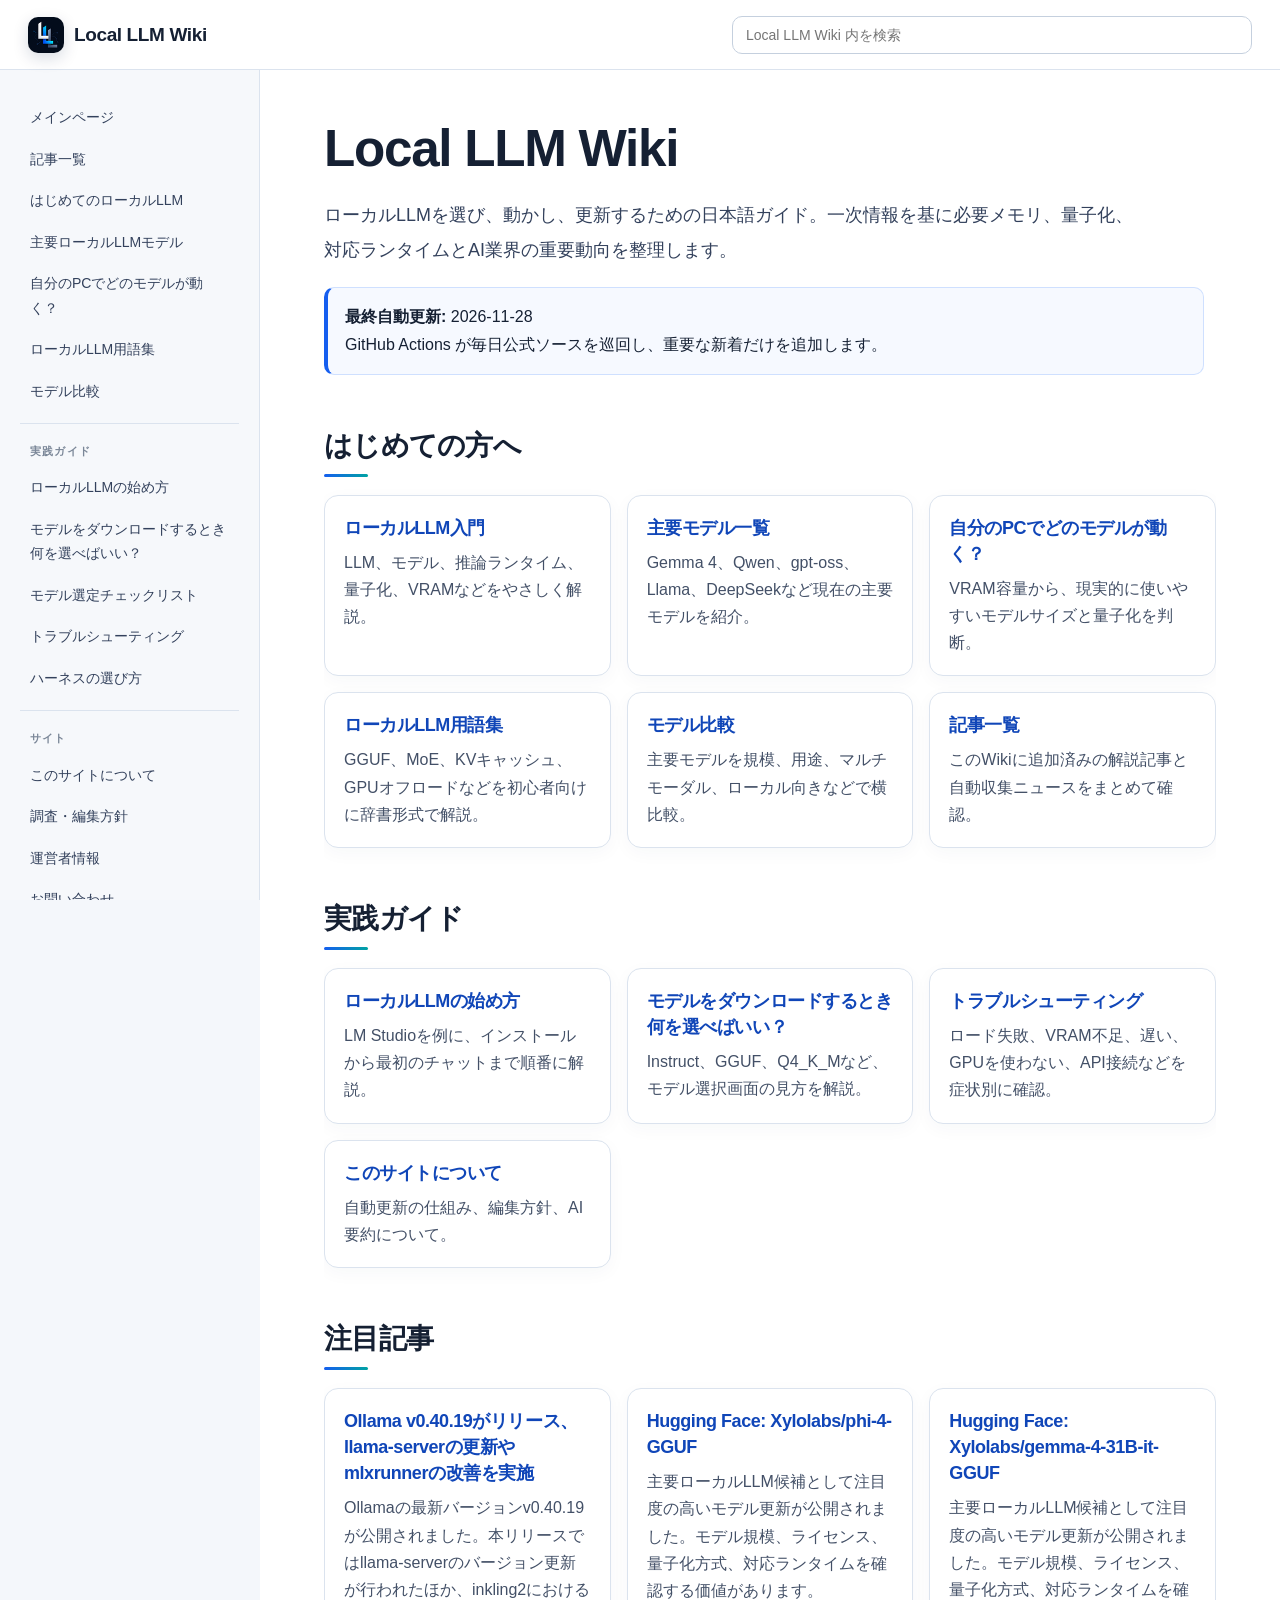
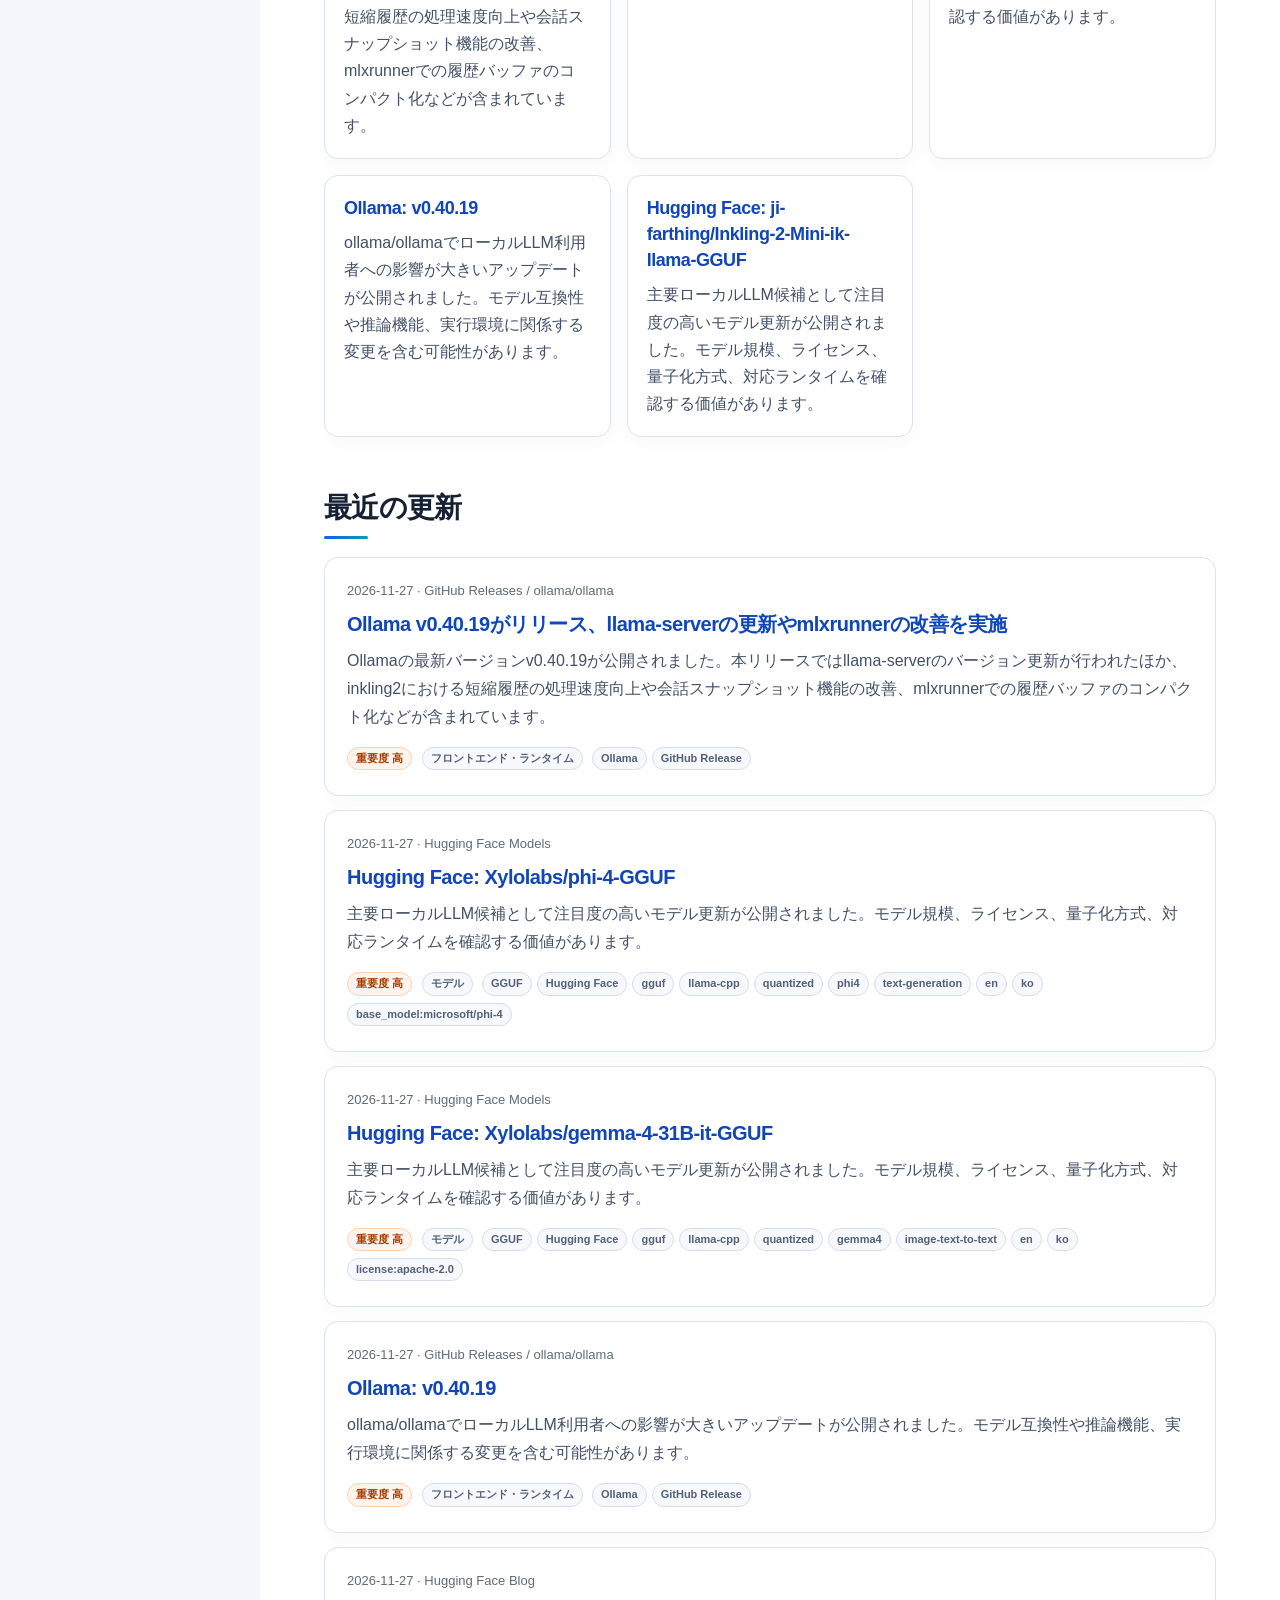
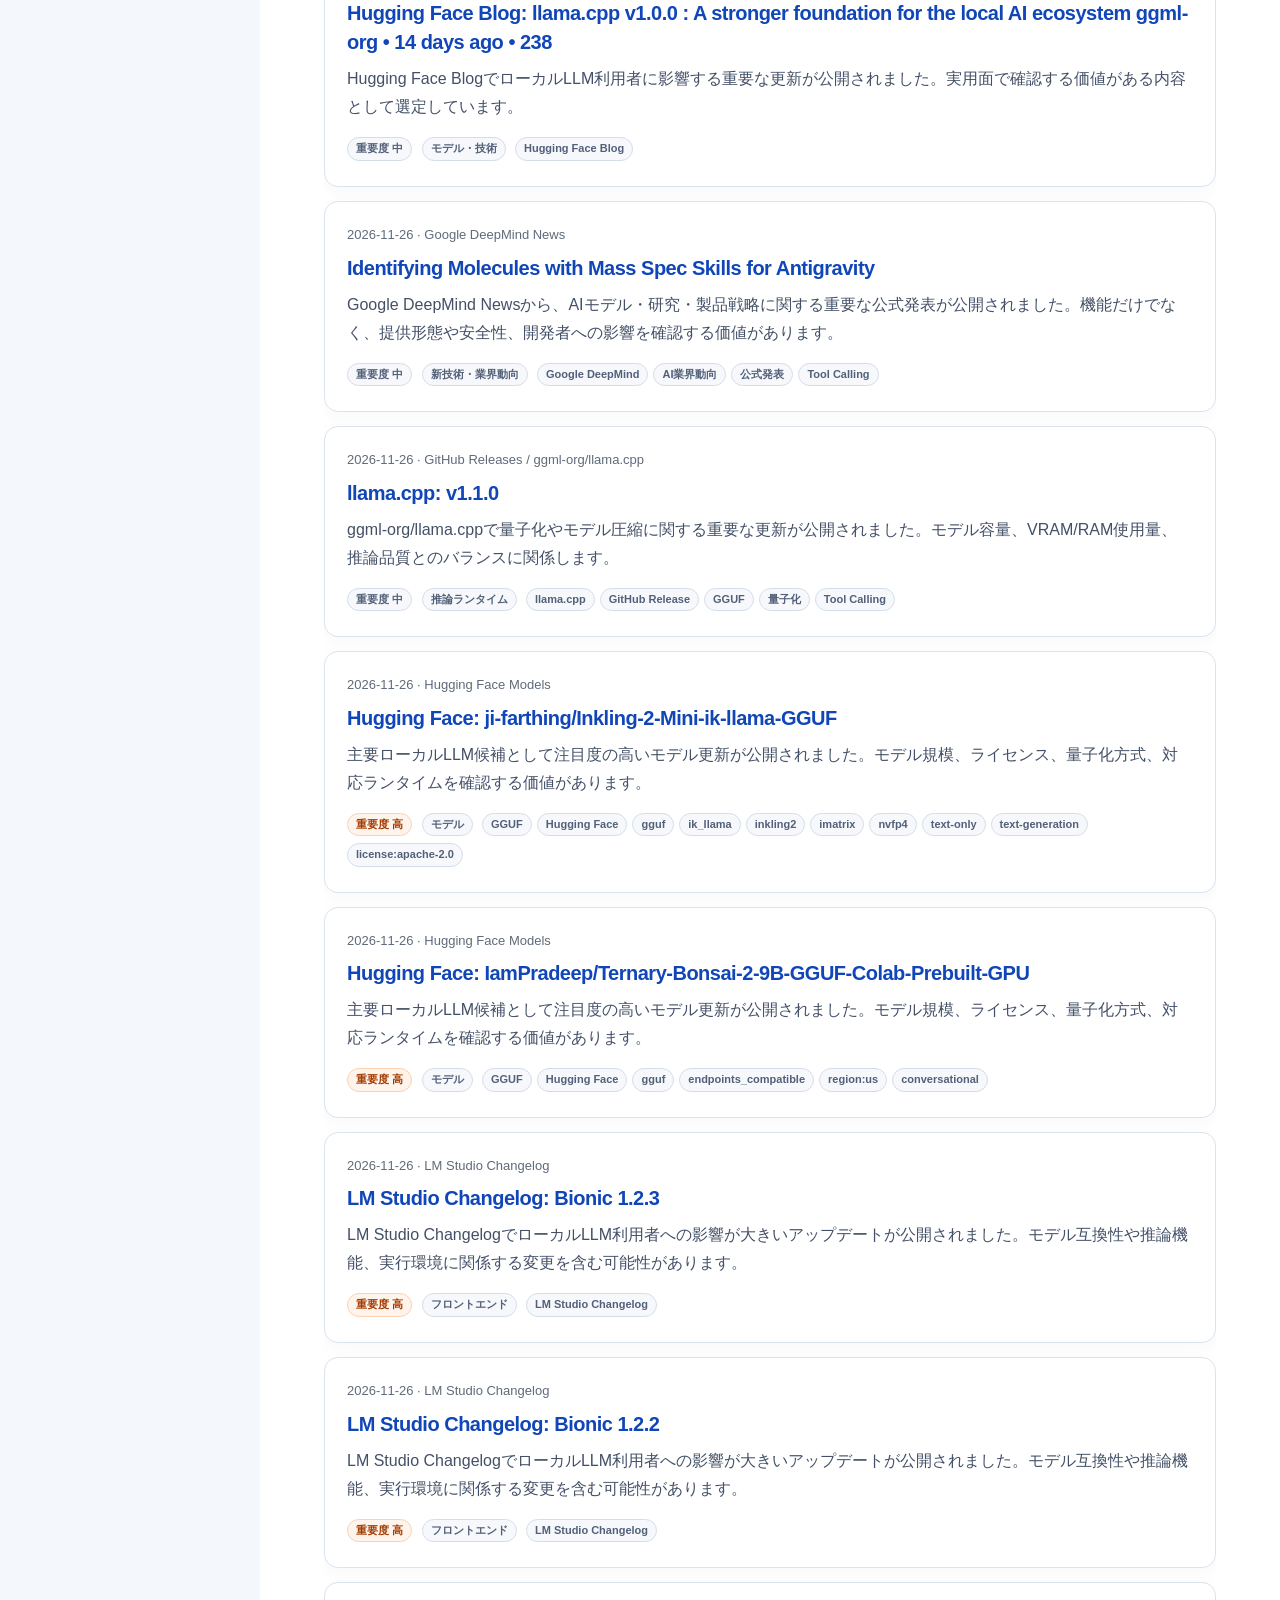
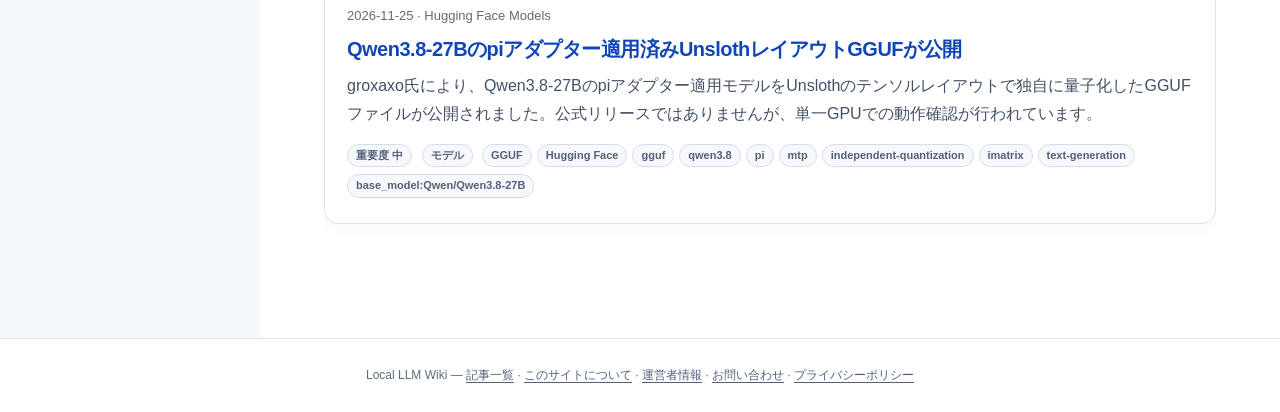
<file: docs/index.html>
<!doctype html>
<html lang="ja">
<head>
<meta charset="utf-8">
<meta name="viewport" content="width=device-width,initial-scale=1">
<meta name="theme-color" content="#071427">
<title>Local LLM Wiki</title>

<script async
  src="https://pagead2.googlesyndication.com/pagead/js/adsbygoogle.js?client=ca-pub-5222146333207141"
  crossorigin="anonymous"></script>

<link rel="icon" href="assets/favicon.ico" sizes="any">
<link rel="icon" type="image/png" sizes="32x32" href="assets/site-icon-32.png">
<link rel="apple-touch-icon" href="assets/apple-touch-icon.png">
<link rel="manifest" href="site.webmanifest">
<link rel="stylesheet" href="assets/wiki.css">
<link rel="stylesheet" href="assets/research-status-v1032.css">
</head>
<body>
<header class="top">
  <button id="menuBtn" aria-label="メニューを開く" aria-controls="side" aria-expanded="false">☰</button>
  <a class="brand" href="#/"><img class="site-logo" src="assets/site-icon-64.png" alt=""><span>Local LLM Wiki</span></a>
  <div class="search"><input id="search" placeholder="Local LLM Wiki 内を検索"><div id="results"></div></div>
</header>
<div class="page">
<aside id="side">
<nav>
<a href="#/">メインページ</a><a href="#/articles">記事一覧</a><a href="#/guide/basics">はじめてのローカルLLM</a>
<a href="#/guide/models">主要ローカルLLMモデル</a><a href="#/guide/hardware">自分のPCでどのモデルが動く？</a>
<a href="#/guide/glossary">ローカルLLM用語集</a><a href="#/guide/compare">モデル比較</a>
<h4>実践ガイド</h4>
<a href="#/guide/start">ローカルLLMの始め方</a><a href="#/guide/download">モデルをダウンロードするとき何を選べばいい？</a>
<a href="#/guide/model-checklist">モデル選定チェックリスト</a>
<a href="#/guide/troubleshoot">トラブルシューティング</a>
<a href="#/guide/harnesses">ハーネスの選び方</a>
<h4>サイト</h4>
<a href="#/about">このサイトについて</a>
<a href="#/editorial-policy">調査・編集方針</a>
<a href="operator.html">運営者情報</a>
<a href="contact.html">お問い合わせ</a>
<a href="#/recent">最近の更新</a>
<a href="#/priority/high">重要度: 高</a>
<h4>カテゴリ</h4><div id="cats"></div>
</nav>
<section class="about"><b>編集方針</b><p>公式・一次情報優先。掲載済みURLは重複登録しません。</p></section>
</aside>
<main id="app"></main>
</div>
<footer>
Local LLM Wiki —
<a href="#/articles">記事一覧</a> ·
<a href="#/about">このサイトについて</a> ·
<a href="operator.html">運営者情報</a> ·
<a href="contact.html">お問い合わせ</a> ·
<a href="privacy.html">プライバシーポリシー</a>
</footer>
<script src="data/static-pages.js"></script>
<script src="data/editorial-guides.js"></script>
<script src="data/harness-guide.js"></script>
<script src="data/hardware-guide.js"></script>
<script src="data/glossary-comparison.js"></script>
<script src="data/practical-guides.js"></script>
<script src="data/maintenance.js"></script>
<script src="assets/wiki.js"></script>
<script src="assets/wiki-v10.js"></script>
<script src="assets/research-status-v1032.js"></script>
</body>
</html>
</file>
<file: docs/assets/wiki.css>
:root{
  --canvas:#f4f7fb;--surface:#fff;--surface-soft:#f7f9fc;--ink:#152033;
  --muted:#5f6b7a;--line:#dbe3ee;--line-strong:#c5d0de;--brand:#155eef;
  --brand-dark:#1046b8;--brand-soft:#eaf1ff;--accent:#00a3a3;--warm:#fff6df;
  --shadow:0 14px 40px rgba(28,45,74,.08);--radius:16px;--content:1120px;
}
*{box-sizing:border-box}
html{scroll-behavior:smooth;overflow-x:hidden}
body{margin:0;background:var(--canvas);color:var(--ink);font-family:-apple-system,BlinkMacSystemFont,"Segoe UI","Noto Sans JP","Yu Gothic UI",sans-serif;line-height:1.75;overflow-x:hidden}
a{color:var(--brand-dark);text-decoration-thickness:1px;text-underline-offset:3px}
a:hover{color:var(--brand);text-decoration-thickness:2px}
a:focus-visible,button:focus-visible,input:focus-visible{outline:3px solid rgba(21,94,239,.3);outline-offset:3px}
img{max-width:100%}
.skip-link{position:fixed;left:16px;top:-80px;background:var(--ink);color:#fff;padding:10px 14px;border-radius:8px;z-index:100;text-decoration:none}
.skip-link:focus{top:12px}
.top{height:70px;display:flex;align-items:center;gap:22px;background:rgba(255,255,255,.94);border-bottom:1px solid var(--line);padding:0 28px;position:sticky;top:0;z-index:40;backdrop-filter:blur(12px)}
#menuBtn{display:none;width:42px;height:42px;border:1px solid var(--line);border-radius:10px;background:#fff;color:var(--ink);font-size:22px;cursor:pointer}
.brand{color:var(--ink);font-size:19px;font-weight:780;letter-spacing:-.02em;white-space:nowrap;display:flex;align-items:center;gap:10px;text-decoration:none}
.brand:hover{text-decoration:none;color:var(--brand-dark)}
.site-logo{width:36px;height:36px;display:block;border-radius:10px;box-shadow:0 5px 16px rgba(8,34,77,.16)}
.search{margin-left:auto;display:flex;align-items:center;gap:10px;width:auto}
.search a{display:inline-flex;align-items:center;justify-content:center;min-height:40px;padding:0 15px;border:1px solid var(--line);border-radius:999px;background:#fff;font-size:14px;font-weight:700;text-decoration:none}
.search a:hover{background:var(--brand-soft);border-color:#b9cdfd}
.search input{width:min(520px,48vw);padding:10px 13px;border:1px solid var(--line-strong);border-radius:10px;background:#fff;color:var(--ink);font-size:14px}
#results{display:none;position:absolute;right:24px;top:58px;width:min(620px,70vw);background:#fff;border:1px solid var(--line);border-radius:12px;box-shadow:var(--shadow);max-height:380px;overflow:auto}
.hit{display:block;padding:11px 14px;border-bottom:1px solid var(--line);text-decoration:none}.hit small{display:block;color:var(--muted);margin-top:4px}
.page{display:grid;grid-template-columns:260px minmax(0,1fr);max-width:1530px;margin:0 auto;align-items:start}
#side{position:sticky;top:70px;height:calc(100vh - 70px);overflow:auto;border-right:1px solid var(--line);padding:28px 20px;background:rgba(247,249,252,.8)}
#side nav{display:flex;flex-direction:column;gap:3px;font-size:14px}
#side nav>a,#cats a{display:block;padding:7px 10px;border-radius:8px;color:#33415c;text-decoration:none}
#side nav>a:hover,#cats a:hover{background:#e8eef8;color:var(--brand-dark)}
#side h4{border-top:1px solid var(--line);padding:18px 10px 4px;margin:10px 0 0;color:#7b8798;font-size:11px;letter-spacing:.11em;text-transform:uppercase}
#cats{display:flex;flex-direction:column;gap:3px}
.about{font-size:12px;line-height:1.65;color:var(--muted);margin:24px 10px 0;padding:14px 0;border-top:1px solid var(--line)}
main{min-width:0;min-height:calc(100vh - 70px);padding:48px clamp(26px,5vw,76px) 100px;background:var(--surface)}
.article{width:100%;max-width:var(--content);margin:0 auto;min-width:0;overflow-x:clip}
.article>p,.article>ul,.article>ol{max-width:820px}
h1,h2,h3{max-width:100%;letter-spacing:-.025em;overflow-wrap:anywhere;word-break:break-word}
h1{font-size:clamp(2.05rem,4vw,3.35rem);line-height:1.22;margin:0 0 18px;font-weight:800}
h2{font-size:clamp(1.45rem,2.2vw,2rem);line-height:1.35;margin:48px 0 18px;padding-top:4px}
h2::after{content:"";display:block;width:44px;height:3px;margin-top:9px;border-radius:999px;background:linear-gradient(90deg,var(--brand),var(--accent))}
h3{line-height:1.45}
p,li,td,th,.sourcebox a{overflow-wrap:anywhere}
.lead{font-size:clamp(1.04rem,1.4vw,1.18rem);line-height:1.9;color:#33415c}
.meta{font-size:13px;color:var(--muted)}
.eyebrow,.article-kicker{display:inline-flex;align-items:center;gap:7px;margin-bottom:13px;color:var(--brand-dark);font-size:12px;font-weight:800;letter-spacing:.11em;text-transform:uppercase}
.eyebrow::before,.article-kicker::before{content:"";width:22px;height:2px;background:var(--brand);border-radius:99px}
.hero{position:relative;overflow:hidden;border:1px solid #cfe0ff;border-radius:22px;padding:clamp(28px,5vw,58px);background:linear-gradient(135deg,#f7fbff 0%,#edf4ff 52%,#f4fffd 100%);box-shadow:var(--shadow)}
.hero::after{content:"";position:absolute;width:320px;height:320px;right:-120px;top:-150px;border-radius:50%;background:radial-gradient(circle,rgba(0,163,163,.16),rgba(21,94,239,0));pointer-events:none}
.hero h1{max-width:780px;font-size:clamp(2.25rem,5vw,4.25rem);margin-bottom:18px}
.hero .lead{max-width:780px;margin-bottom:24px}
.hero-actions{display:flex;flex-wrap:wrap;gap:11px;margin-top:22px}
.button{display:inline-flex;align-items:center;justify-content:center;min-height:44px;padding:0 18px;border-radius:10px;background:var(--brand);color:#fff;font-weight:750;text-decoration:none;box-shadow:0 8px 20px rgba(21,94,239,.2)}
.button:hover{background:var(--brand-dark);color:#fff;text-decoration:none}
.button.secondary{background:#fff;color:var(--brand-dark);border:1px solid #b9cdfd;box-shadow:none}
.section-head{display:flex;justify-content:space-between;align-items:end;gap:20px;margin:50px 0 18px}
.section-head h2{margin:0}.section-head h2::after{display:none}.section-head p{margin:0;color:var(--muted);max-width:620px}
.notice,.content-callout{border:1px solid #cfe0ff;border-left:4px solid var(--brand);border-radius:10px;background:#f6f9ff;padding:15px 17px;margin:20px 0;line-height:1.75;max-width:880px}
.content-callout{background:var(--warm);border-color:#f3d58c;border-left-color:#d49300}
.trust-strip{display:grid;grid-template-columns:repeat(3,1fr);gap:1px;margin:24px 0;background:var(--line);border:1px solid var(--line);border-radius:14px;overflow:hidden}
.trust-item{background:#fff;padding:16px 18px}.trust-item b{display:block;font-size:14px;margin-bottom:4px}.trust-item span{display:block;color:var(--muted);font-size:12px;line-height:1.55}
.grid{display:grid;grid-template-columns:repeat(auto-fit,minmax(250px,1fr));gap:16px}
.card{border:1px solid var(--line);border-radius:14px;padding:19px;background:#fff;box-shadow:0 5px 18px rgba(28,45,74,.035);transition:transform .16s ease,border-color .16s ease,box-shadow .16s ease;min-width:0}
.card:hover{transform:translateY(-2px);border-color:#bdd0ef;box-shadow:0 12px 28px rgba(28,45,74,.08)}
.card h3{margin:0 0 8px;font-size:18px}.card h3 a{text-decoration:none}.card p{line-height:1.7;color:#435067;margin:8px 0 0}
.entry{position:relative;padding:22px;margin:0 0 14px;border:1px solid var(--line);border-radius:14px;background:#fff;box-shadow:0 4px 16px rgba(28,45,74,.035)}
.entry:hover{border-color:#bfd0eb}.entry h3{font-size:20px;margin:7px 0 8px}.entry h3 a{text-decoration:none}.entry p{color:#435067;line-height:1.75;margin:0 0 12px;max-width:850px}
.badge{display:inline-flex;align-items:center;font-size:11px;font-weight:700;border:1px solid #d4deeb;background:#f6f8fb;color:#526079;padding:3px 8px;margin:3px 5px 3px 0;border-radius:999px;line-height:1.4}
.priority-高{color:#a33b00;border-color:#ffd0ad;background:#fff4eb}
.infobox{display:grid;grid-template-columns:repeat(3,minmax(0,1fr));margin:20px 0 28px;border:1px solid var(--line);border-radius:14px;background:var(--surface-soft);overflow:hidden;font-size:13px;max-width:920px}
.infobox .title{grid-column:1/-1;background:#edf3fc;font-weight:750;padding:13px 16px}
.infobox .row{display:flex;flex-direction:column;gap:3px;padding:13px 16px;border-top:1px solid var(--line);border-right:1px solid var(--line)}
.infobox .row:last-child{border-right:0}.infobox .row>*{padding:0}.infobox .row b{font-size:11px;color:var(--muted);letter-spacing:.06em}
.article-head{width:100%;max-width:920px;min-width:0;margin-bottom:24px;overflow-x:clip}.article-head .lead{max-width:880px;margin:18px 0}
.byline{display:flex;flex-wrap:wrap;gap:6px 18px;color:var(--muted);font-size:13px;margin:12px 0 20px}.byline>*{min-width:0;overflow-wrap:anywhere}.byline a{font-weight:700}
.breadcrumbs{display:flex;flex-wrap:wrap;gap:7px;color:var(--muted);font-size:12px;margin-bottom:24px}.breadcrumbs a{color:var(--muted)}
.verification{display:grid;grid-template-columns:repeat(3,minmax(0,1fr));gap:12px;margin:22px 0 34px;max-width:920px}
.verification-item{border:1px solid var(--line);border-radius:12px;padding:14px;background:var(--surface-soft)}.verification-item b{display:block;font-size:12px;margin-bottom:5px}.verification-item span{display:block;color:var(--muted);font-size:12px;line-height:1.55}
.sourcebox{background:#f7f9fc;border:1px solid var(--line);border-radius:12px;padding:16px 18px;margin-top:25px;line-height:1.8;max-width:920px}
.source-list{margin:9px 0 0;padding-left:21px}.source-list li{margin:6px 0}
.disclosure{font-size:12px;color:var(--muted);border-top:1px solid var(--line);padding-top:14px;margin-top:24px;max-width:920px}
.related-grid{display:grid;grid-template-columns:repeat(3,minmax(0,1fr));gap:13px}.related-card{border:1px solid var(--line);border-radius:12px;padding:15px;background:#fff}.related-card a{font-weight:750;text-decoration:none}.related-card .meta{display:block;margin-bottom:6px}
.category-hero{padding:26px 28px;margin-bottom:24px;border-radius:18px;background:linear-gradient(135deg,#edf4ff,#f2fffc);border:1px solid #d3e3fa}.category-hero h1{font-size:clamp(2rem,4vw,3rem);margin-bottom:10px}.category-hero p{max-width:760px;color:#435067;margin:0}.category-count{display:inline-flex;margin-top:14px;padding:4px 10px;border-radius:999px;background:#fff;border:1px solid var(--line);font-size:12px;font-weight:700}
.filter-box{display:flex;gap:10px;align-items:center;margin:22px 0;padding:14px;border:1px solid var(--line);border-radius:13px;background:var(--surface-soft)}.filter-box input{flex:1;min-width:0;border:1px solid var(--line-strong);border-radius:9px;padding:11px 13px;font-size:15px;background:#fff}.filter-status{font-size:12px;color:var(--muted);white-space:nowrap}
.glossary-nav{display:flex;flex-wrap:wrap;gap:7px;margin:14px 0 22px}.glossary-nav a{border:1px solid var(--line);border-radius:8px;padding:5px 9px;background:var(--surface-soft);font-size:13px}.glossary-section{scroll-margin-top:88px}.term{border-top:1px solid var(--line);padding:14px 0}.term:first-of-type{border-top:0}.term h3{margin:0 0 6px;font-size:18px}.term .alias{font-size:12px;color:var(--muted);font-weight:400}.term p{margin:5px 0;line-height:1.7}
.table-wrap{overflow-x:auto;border:1px solid var(--line);border-radius:12px;margin:16px 0 24px;max-width:100%}.compare-table{width:100%;border-collapse:collapse;min-width:680px;font-size:13px}.compare-table th,.compare-table td{border-right:1px solid var(--line);border-bottom:1px solid var(--line);padding:10px 12px;vertical-align:top;text-align:left}.compare-table th:last-child,.compare-table td:last-child{border-right:0}.compare-table tr:last-child td{border-bottom:0}.compare-table thead th{background:#edf3fc;position:sticky;top:0;z-index:1}.compare-table tbody tr:nth-child(even){background:#fafbfd}.rating{white-space:nowrap;font-weight:700}.compare-note{font-size:12px;color:var(--muted);line-height:1.6}
.content-list{border-top:1px solid var(--line);margin-top:14px}.content-row{display:grid;grid-template-columns:1fr;gap:10px;padding:17px 0;border-bottom:1px solid var(--line)}.content-row h3{margin:4px 0 6px}.content-row p{margin:0;line-height:1.65;color:#435067}.content-no{display:none}
code{font-family:ui-monospace,SFMono-Regular,Consolas,"Liberation Mono",monospace;background:#f1f4f8;border:1px solid #e0e6ef;border-radius:4px;padding:2px 5px;font-size:.92em;overflow-wrap:anywhere}.example-box{background:var(--surface-soft);border:1px solid var(--line);border-radius:12px;padding:15px 17px;margin:16px 0;line-height:1.75;max-width:920px}.steps{line-height:1.9;padding-left:24px}.article ul,.article ol{line-height:1.85}
footer{text-align:center;padding:26px 18px;font-size:12px;color:var(--muted);background:#fff;border-top:1px solid var(--line)}
footer a{color:#526079}
@media(max-width:980px){.page{grid-template-columns:220px minmax(0,1fr)}main{padding:40px 30px 80px}.related-grid{grid-template-columns:1fr 1fr}.trust-strip{grid-template-columns:1fr}}
@media(max-width:760px){
  #menuBtn{display:inline-flex;align-items:center;justify-content:center}.top{height:62px;padding:0 14px;gap:10px}.brand span{display:inline;font-size:16px}.search a{padding:0 11px;min-height:38px;font-size:13px}
  .page{grid-template-columns:1fr}#side{position:fixed;top:62px;bottom:0;left:-292px;width:280px;height:auto;background:#fff;z-index:50;transition:left .2s ease;box-shadow:8px 0 28px rgba(20,32,51,.16);overflow:auto}#side.open{left:0}
  main{width:100%;max-width:100vw;padding:28px 18px 70px;overflow-x:hidden}.hero{padding:28px 21px}.hero h1{font-size:clamp(2.1rem,11vw,3.2rem)}
  h1{font-size:clamp(1.85rem,8vw,2.35rem);line-height:1.3}h2{margin-top:38px}.section-head{align-items:start;flex-direction:column;gap:6px;margin-top:40px}
  .grid{grid-template-columns:1fr}.infobox{grid-template-columns:1fr}.infobox .row{border-right:0}.verification{grid-template-columns:1fr}.related-grid{grid-template-columns:1fr}.filter-box{align-items:stretch;flex-direction:column}.filter-status{white-space:normal}
  .article>p,.article>ul,.article>ol{max-width:100%}.sourcebox{max-width:100%}.table-wrap{margin-left:0;margin-right:0}
}
@media(max-width:410px){.brand span{display:none}.top{padding:0 10px}.search a{font-size:12px}.entry{padding:17px}.category-hero{padding:21px}.byline{display:block}.byline span,.byline a{display:block;margin:4px 0}}
@media(prefers-reduced-motion:reduce){*{scroll-behavior:auto!important;transition:none!important}}
</file>
<file: docs/assets/research-status-v1032.css>
/* Local LLM Wiki v10.3.2 - research status compact layout */
.research-status {
  margin: 14px 0 20px;
}

.research-status .research-title {
  font-weight: 700;
  margin-bottom: 10px;
}

.research-status .research-summary-grid {
  display: grid;
  grid-template-columns: repeat(4, minmax(0, 1fr));
  gap: 8px 16px;
  margin: 8px 0 12px;
}

.research-status .research-summary-item {
  min-width: 0;
}

.research-status .research-summary-label {
  display: block;
  font-size: 0.82em;
  opacity: 0.72;
  margin-bottom: 2px;
}

.research-status .research-summary-value {
  display: block;
  font-weight: 600;
  overflow-wrap: anywhere;
}

.research-status .research-history-row {
  display: grid;
  grid-template-columns: 110px minmax(0, 1fr);
  gap: 6px 12px;
  margin-top: 5px;
}

.research-status .research-history-label {
  font-weight: 600;
}

.research-status .research-latest {
  margin-top: 12px;
  padding-top: 12px;
  border-top: 1px solid rgba(127,127,127,.45);
}

.research-status .research-latest-title {
  font-weight: 700;
  margin-bottom: 4px;
}

@media (max-width: 900px) {
  .research-status .research-summary-grid {
    grid-template-columns: repeat(2, minmax(0, 1fr));
  }
}

@media (max-width: 560px) {
  .research-status .research-summary-grid {
    grid-template-columns: 1fr;
  }

  .research-status .research-history-row {
    grid-template-columns: 1fr;
  }
}
</file>
